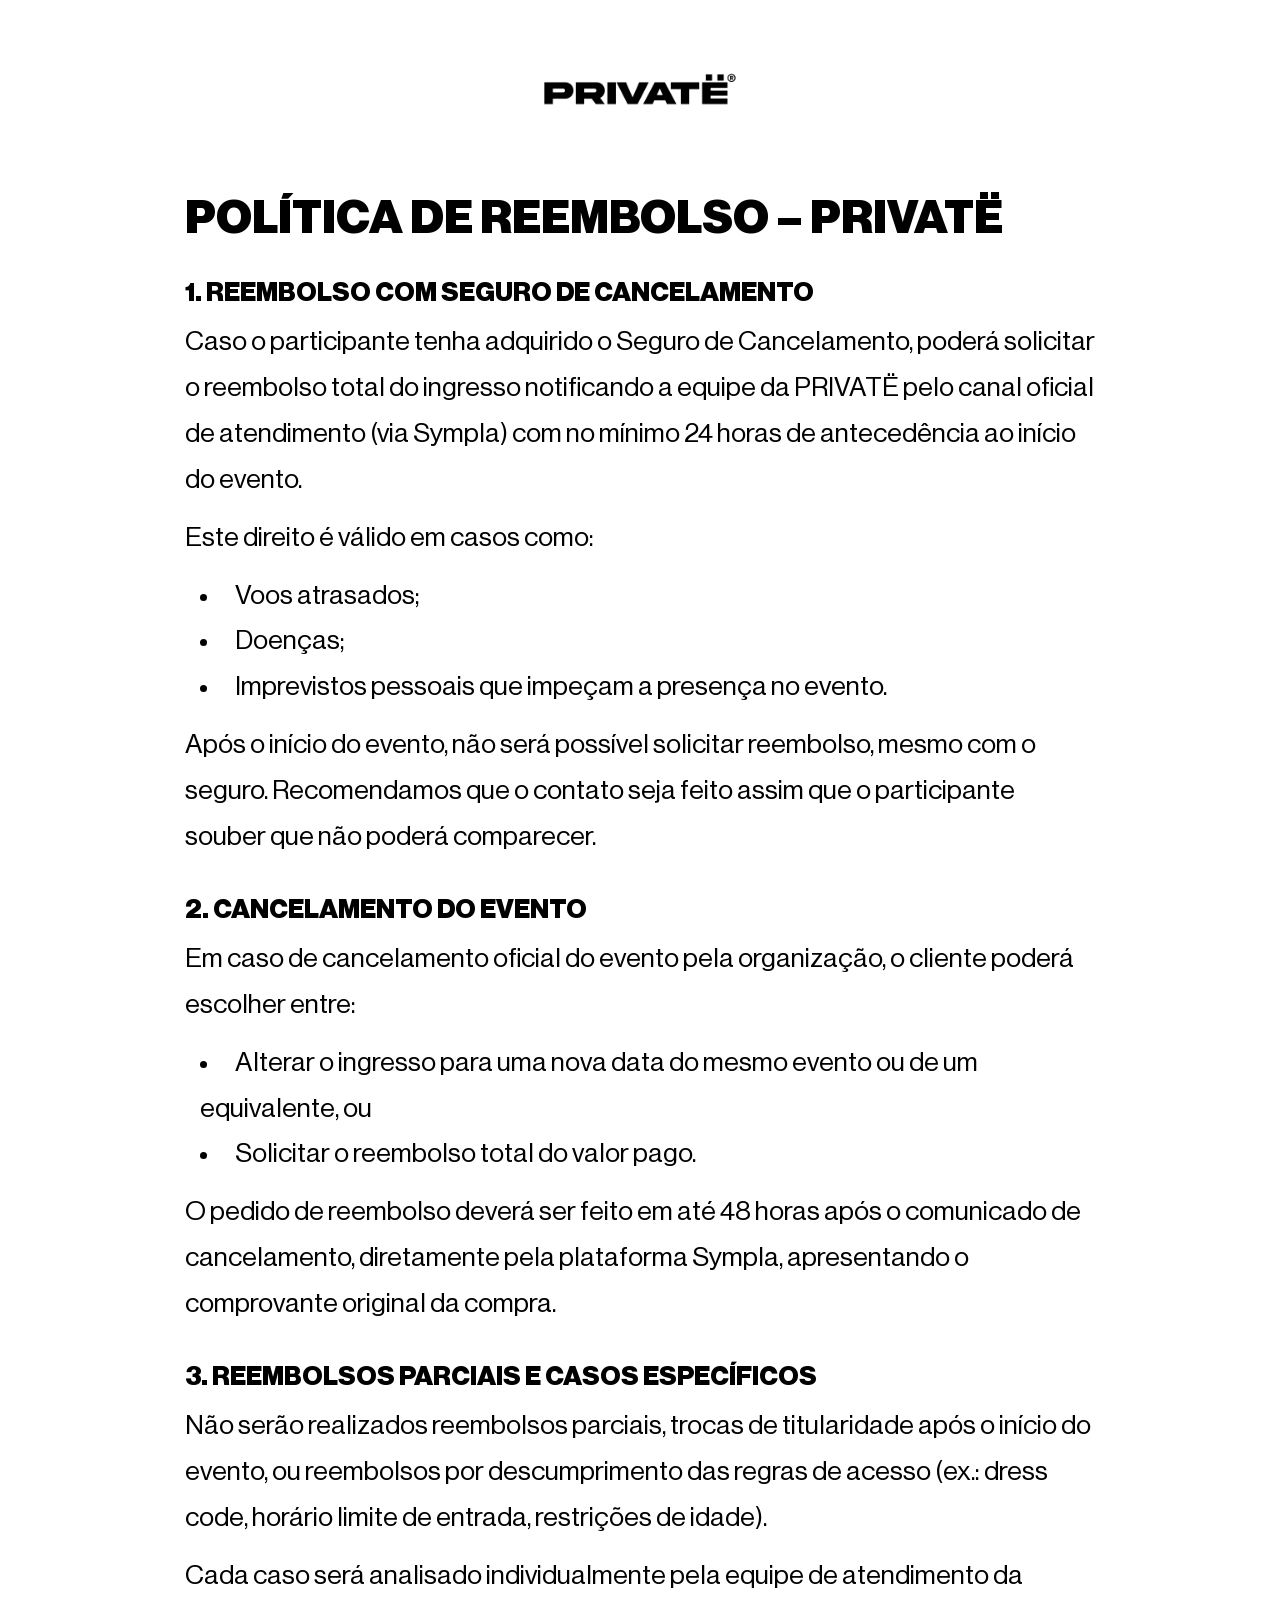
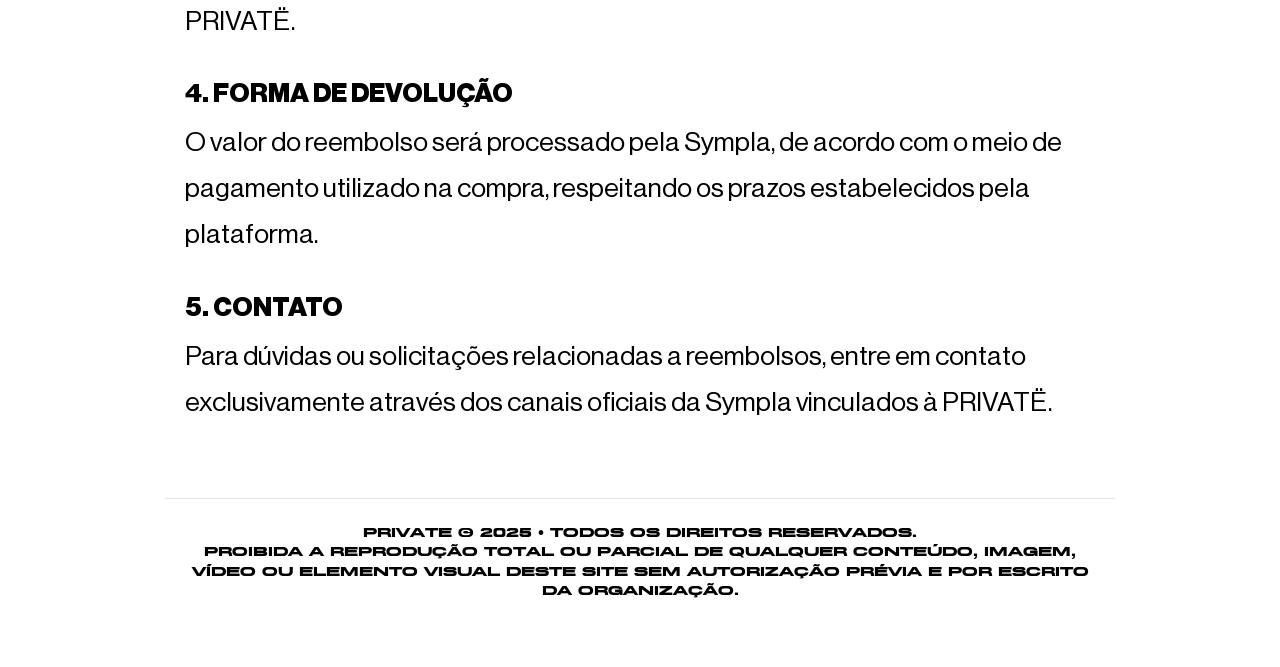
<file: reembolso.html>
<!DOCTYPE html>
<html lang="pt-BR">

<head>
  <meta charset="UTF-8" />
  <title>Política de Reembolso – PRIVATË</title>
  <link rel="stylesheet" href="css/style-juridico.css" />
</head>

<body>
  <div class="painel-juridico">
    <!-- LOGO -->
    <div class="logo-container">
      <a href="index.html">
        <img src="./assests/LOGO.png" alt="Logo PRIVATË" class="logo" />
      </a>
    </div>

    <!-- ===== POLÍTICA DE REEMBOLSO ===== -->
    <h1>Política de Reembolso – PRIVATË</h1>

    <h2>1. Reembolso com Seguro de Cancelamento</h2>
    <p>Caso o participante tenha adquirido o Seguro de Cancelamento, poderá solicitar o reembolso total do ingresso
      notificando a equipe da PRIVATË pelo canal oficial de atendimento (via Sympla) com no mínimo 24 horas de
      antecedência ao início do evento.</p>

    <p>Este direito é válido em casos como:</p>
    <ul>
      <li>Voos atrasados;</li>
      <li>Doenças;</li>
      <li>Imprevistos pessoais que impeçam a presença no evento.</li>
    </ul>

    <p>Após o início do evento, não será possível solicitar reembolso, mesmo com o seguro. Recomendamos que o contato
      seja feito assim que o participante souber que não poderá comparecer.</p>

    <h2>2. Cancelamento do Evento</h2>
    <p>Em caso de cancelamento oficial do evento pela organização, o cliente poderá escolher entre:</p>
    <ul>
      <li>Alterar o ingresso para uma nova data do mesmo evento ou de um equivalente, ou</li>
      <li>Solicitar o reembolso total do valor pago.</li>
    </ul>
    <p>O pedido de reembolso deverá ser feito em até 48 horas após o comunicado de cancelamento, diretamente pela
      plataforma Sympla, apresentando o comprovante original da compra.</p>

    <h2>3. Reembolsos Parciais e Casos Específicos</h2>
    <p>Não serão realizados reembolsos parciais, trocas de titularidade após o início do evento, ou reembolsos por
      descumprimento das regras de acesso (ex.: dress code, horário limite de entrada, restrições de idade).</p>
    <p>Cada caso será analisado individualmente pela equipe de atendimento da PRIVATË.</p>

    <h2>4. Forma de Devolução</h2>
    <p>O valor do reembolso será processado pela Sympla, de acordo com o meio de pagamento utilizado na compra,
      respeitando os prazos estabelecidos pela plataforma.</p>

    <h2>5. Contato</h2>
    <p>Para dúvidas ou solicitações relacionadas a reembolsos, entre em contato exclusivamente através dos canais
      oficiais da Sympla vinculados à PRIVATË.</p>

  </div>

  <!-- ===== RODAPÉ ===== -->
  <footer>
    <p>PRIVATE © 2025 • TODOS OS DIREITOS RESERVADOS.</p>
    <p>PROIBIDA A REPRODUÇÃO TOTAL OU PARCIAL DE QUALQUER CONTEÚDO, IMAGEM, VÍDEO OU ELEMENTO VISUAL DESTE SITE SEM
      AUTORIZAÇÃO PRÉVIA E POR ESCRITO DA ORGANIZAÇÃO.</p>
  </footer>
</body>

</html>
</file>
<file: css/style-juridico.css>
/* === FONTES === */
@font-face {
  font-family: "termos";
  src: url("../assests/fonts/descrição.ttf");
}

@font-face {
  font-family: "titulo";
  src: url("../assests/fonts/titulo.ttf");
}

@font-face {
  font-family: "descricao";
  src: url("../assests/fonts/descrição.ttf");
}

@font-face {
  font-family: "private";
  src: url("../assests/fonts/miedinger-bold.ttf");
}

/* === RESET === */
* {
  margin: 0;
  padding: 0;
  box-sizing: border-box;
}

/* === GERAL === */
body {
  background: linear-gradient(to bottom right, #ffffff, #ffffff);
  font-family: "termos", sans-serif;
  display: flex;
  flex-direction: column;
  align-items: center;
  padding: 40px 15px;
  min-height: 100vh;
  color: #000;
}

/* === LOGO === */
.logo-container {
  text-align: center;
  margin-bottom: 40px;
}

.logo-container img {
  max-width: 220px;
  width: 100%;
  height: auto;
  cursor: pointer;
}

/* === CONTEÚDO === */
.conteudo-juridico {
  max-width: 950px;
  /* reduzido para deixar mais compacto */
  width: 100%;
  margin: 0 auto;
  padding: 0 30px;
  /* leve respiro lateral */
}

/* === TÍTULOS === */
.conteudo-juridico h1 {
  font-family: "titulo", sans-serif;
  font-size: 48px;
  text-transform: uppercase;
  color: #000;
  margin-bottom: 25px;
  /* espaço abaixo do título principal */
  text-align: left;
  letter-spacing: 0.5px;
  line-height: 1.1;
}

.conteudo-juridico h2 {
  font-family: "titulo", sans-serif;
  font-size: 44px;
  text-transform: uppercase;
  margin-top: 35px;
  margin-bottom: 8px;
}

.conteudo-juridico h3 {
  font-family: "titulo", sans-serif;
  font-size: 27px;
  text-transform: uppercase;
  color: #000;
  margin-top: 35px;
  margin-bottom: 8px;
  letter-spacing: 0.5px;
  line-height: 1.2;
}

/* === PARÁGRAFOS === */
.conteudo-juridico p {
  font-family: "descricao", sans-serif;
  font-size: 27px;
  color: #000;
  line-height: 1.7;
  margin-bottom: 12px;
  /* espaçamento vertical menor para ficar mais coeso */
  text-align: left;
}

.conteudo-juridico a {
  color: #000;
  text-decoration: underline;
}

/* === RODAPÉ === */
footer {
  font-family: "private", sans-serif;
  text-align: center;
  font-size: 14px;
  color: #000;
  padding: 20px 15px;
  max-width: 950px;
  width: 100%;
  margin-top: 50px;
  border-top: 1px solid rgba(0, 0, 0, 0.1);
}

/* === RESPONSIVO === */
@media (max-width: 768px) {
  .conteudo-juridico {
    max-width: 100%;
    padding: 0 25px;
  }

  .conteudo-juridico h1 {
    font-size: 38px;
    margin-bottom: 30px;
  }

  .conteudo-juridico h2 {
    font-size: 24px;
    margin-top: 35px;
  }

  .conteudo-juridico h3 {
    font-size: 20px;
  }

  .conteudo-juridico p {
    font-size: 16px;
    line-height: 1.6;
  }

  .logo-container img {
    max-width: 180px;
  }
}


/* === privacidade === */

/* === FONTES === */
@font-face {
  font-family: "termos";
  src: url("../assests/fonts/descrição.ttf");
}

@font-face {
  font-family: "titulo";
  src: url("../assests/fonts/titulo.ttf");
}

@font-face {
  font-family: "descricao";
  src: url("../assests/fonts/descrição.ttf");
}

@font-face {
  font-family: "private";
  src: url("../assests/fonts/miedinger-bold.ttf");
}

/* === RESET === */
* {
  margin: 0;
  padding: 0;
  box-sizing: border-box;
}

/* === GERAL === */
body {
  background: #fff;
  color: #000;
  font-family: "ter", sans-serif;
  display: flex;
  flex-direction: column;
  align-items: center;
  padding: 40px 15px;
  min-height: 100vh;
}

/* === LOGO === */
.logo-container {
  text-align: center;
  margin-bottom: 40px;
}

.logo-container img {
  display: block;
  margin: 0 auto;
  max-width: 200px;
  width: 100%;
  height: auto;
}

/* === CONTEÚDO === */
.painel-juridico {
  max-width: 950px;
  width: 100%;
  margin: 0 auto;
  padding: 0 20px;
  text-align: left;
}

/* === TÍTULOS === */
.painel-juridico h1 {
  font-family: "titulo", sans-serif;
  font-size: 46px;
  text-transform: uppercase;
  margin-bottom: 25px;
  line-height: 1.1;
}

.painel-juridico h2 {
  font-family: "titulo", sans-serif;
  font-size: 26px;
  text-transform: uppercase;
  margin-top: 35px;
  margin-bottom: 10px;
}

.painel-juridico h3 {
  font-family: "titulo", sans-serif;
  font-size: 27px;
  text-transform: uppercase;
  color: #000;
  margin-top: 35px;
  margin-bottom: 8px;
  letter-spacing: 0.5px;
  line-height: 1.2;
}

/* === PARÁGRAFOS E LISTAS === */
.painel-juridico p,
.painel-juridico ul {
  font-family: "descricao", sans-serif;
  font-size: 27px;
  color: #000;
  line-height: 1.7;
  margin-bottom: 12px;
  /* espaçamento vertical menor para ficar mais coeso */
  text-align: left;
}

.painel-juridico ul {
  list-style: disc inside;
  margin-left: 15px;
}

.botao:hover {
  background: #000;
  color: #fff;
}

/* === RODAPÉ === */
footer {
  font-family: "private", sans-serif;
  text-align: center;
  font-size: 13px;
  color: #000;
  padding: 25px 15px;
  max-width: 950px;
  width: 100%;
  margin-top: 60px;
  border-top: 1px solid rgba(0, 0, 0, 0.1);
  line-height: 1.5;
}

/* === RESPONSIVO === */
@media (max-width: 768px) {
  body {
    padding: 25px 10px;
  }

  .painel-juridico {
    padding: 0 15px;
  }

  .painel-juridico h1 {
    font-size: 34px;
  }

  .painel-juridico h2 {
    font-size: 22px;
  }

  .painel-juridico p,
  .painel-juridico ul {
    font-size: 16px;
  }

  .logo-container img {
    max-width: 160px;
  }

  .botao {
    font-size: 14px;
    padding: 8px 18px;
  }
}

/* === reembolso === */
</file>
